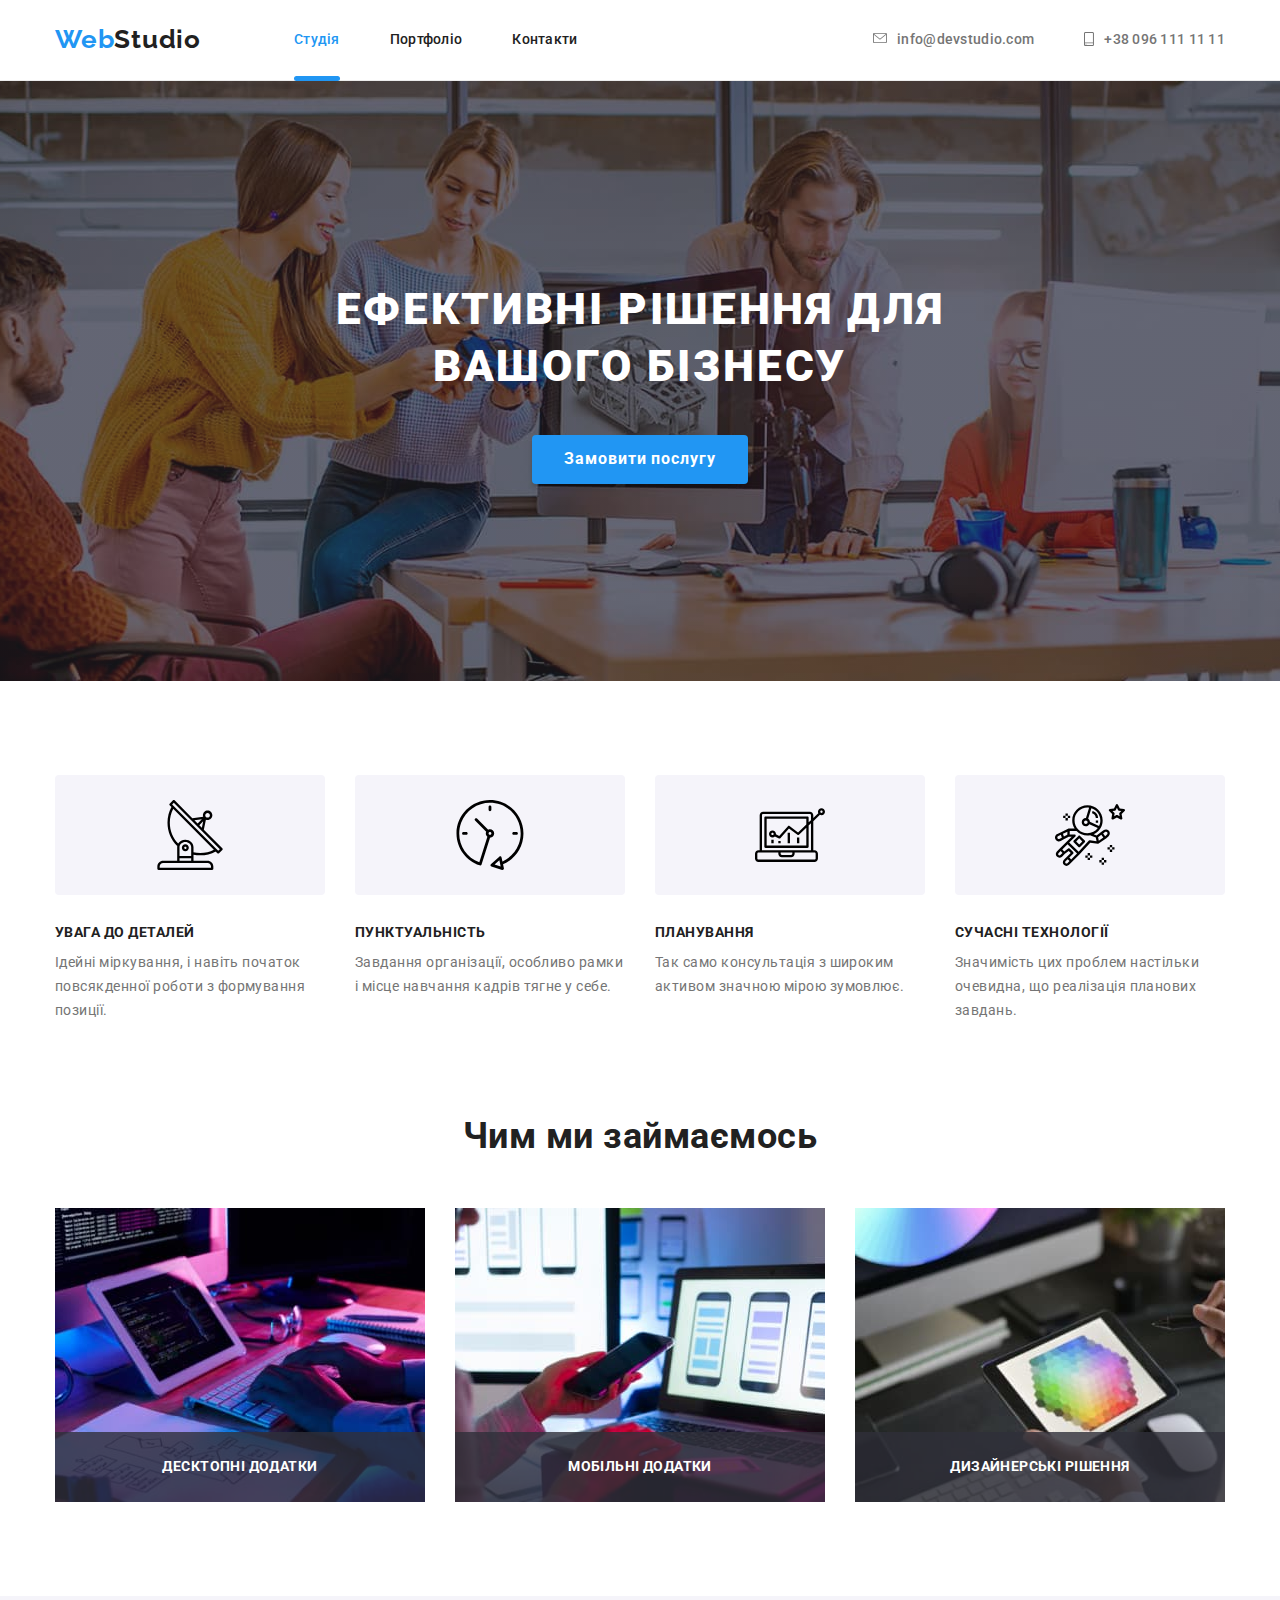
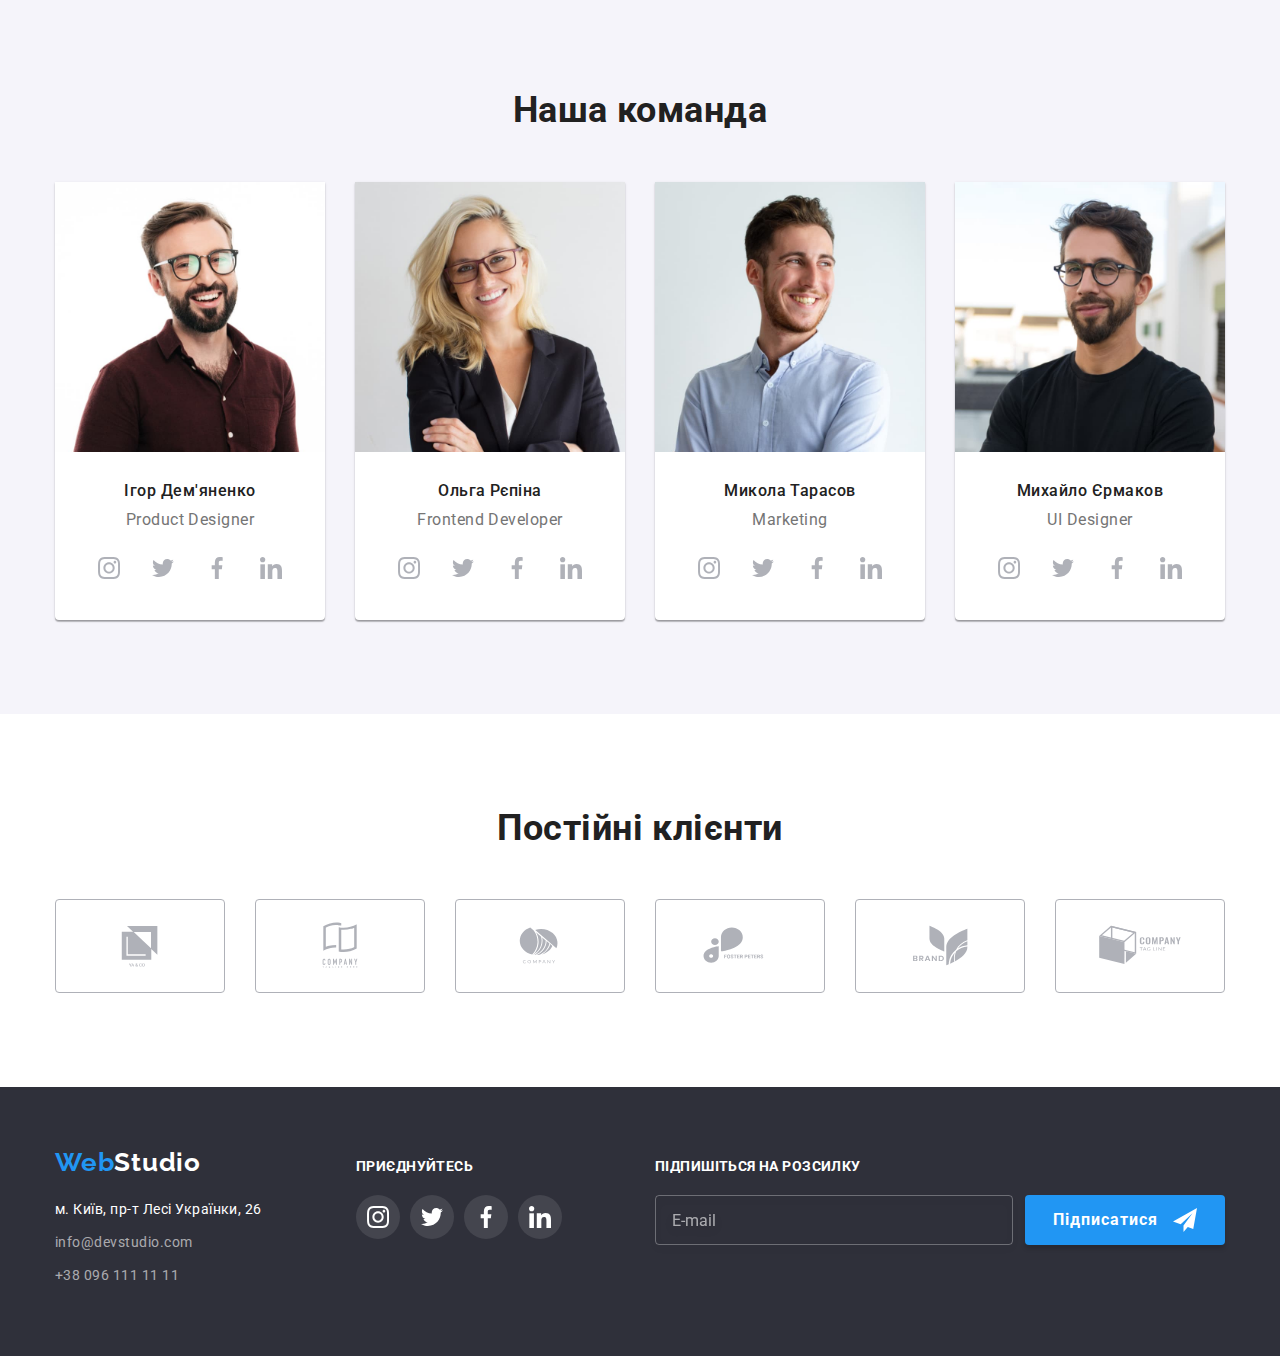
<file: index.html>
<!DOCTYPE html>
<html lang="uk">

<head>
    <meta charset="UTF-8">
    <meta http-equiv="X-UA-Compatible" content="IE=edge">
    <meta name="viewport" content="width=device-width, initial-scale=1.0">
    <title>Document</title>
    <link rel="stylesheet" href="https://fonts.googleapis.com/css2?family=Raleway:wght@700&family=Roboto:wght@400;500;700;900&display=swap">
    <link rel="stylesheet" href="https://cdnjs.cloudflare.com/ajax/libs/modern-normalize/1.1.0/modern-normalize.min.css">
    <link rel="stylesheet" href="./css/main.min.css">  
</head>

<body>
    <!-- Шапка -->
    <header class="header">
        <div class="container">
            <nav class="header__nav">
                <a href="./index.html" class="logo"><span class="logo logo--blue">Web</span>Studio</a>
                <button type="button" class="mobile-menu-btn" data-menu-button>
                    <svg 
                    aria-label="Переключатель мобильного меню"
                    aria-controls="menu-container"
                    aria-expanded="false" width="40" height="40">
                        <use href="./images/symbol-defs.svg#menu40px" class="mobile-menu-btn__icon-menu"></use>
                        <use href="./images/symbol-defs.svg#close40px" class="mobile-menu-btn__icon-cross"></use>
                    </svg>
                </button>
                <div class="mobile-menu__container" id="menu-container" data-menu>
                    <ul class="nav">
                        <li class="nav__item"><a href="./index.html" class="nav__link nav__link--current">Студія</a></li>
                        <li class="nav__item"><a href="./portfolio.html" class="nav__link">Портфоліо</a></li>
                        <li class="nav__item"><a href="" class="nav__link">Контакти</a></li>
                    </ul>
                    <ul class="contacts">
                        <li class="contacts__item">
                            <a href="mailto:info@devstudio.com" class="contacts__link contacts__link--email">
                                <svg width="14" height="12" class="contacts__icon">
                                    <use href="./images/symbol-defs.svg#envelope"></use>
                                </svg>
                                <span>info@devstudio.com</span>
                            </a>
                        </li>
                        <li class="contacts__item contacts__item--first">
                            <a href="tel:+380961111111" class="contacts__link contacts__link--blue">
                                <svg width="10" height="14" class="contacts__icon">
                                    <use href="./images/symbol-defs.svg#smartphone"></use>
                                </svg>
                                <span>+38 096 111 11 11</span>
                            </a>
                        </li>
                    </ul>
                    <ul class="mobile-menu__socials">
                        <li class="mobile-menu__item">
                            <a class="mobile-menu__link">Instagram</a>
                        </li>
                        <li class="mobile-menu__item">
                            <a class="mobile-menu__link">Twitter</a>
                        </li>
                        <li class="mobile-menu__item">
                            <a class="mobile-menu__link">Facebook</a>
                        </li>
                        <li class="mobile-menu__item">
                            <a class="mobile-menu__link">LinkedIn</a>
                        </li class="mobile-menu__link">
                    </ul>
                </div>
            </nav>
        </div>
    </header>
    <main>
        <!-- Головний заголовок-->
        <section class="hero__section">
            <div class="hero__overlay">
                <h1 class="hero__title">Ефективні рішення для вашого бізнесу</h1>
                <button type="button" class="hero__button" data-modal-open>Замовити послугу</button>
            </div>
        </section>
        <!-- Наші переваги-->
        <section class="section">
            <div class="container">
                <h2 class="hidden-title">Наші переваги</h2>
                <ul class="advantages">
                    <li class="advantages__item">
                        <div class="advantages__box">
                            <svg width="70" height="70">
                                <use href="./images/symbol-defs.svg#icon-details"></use>
                            </svg>
                        </div>
                        <h3 class="advantages__title">Увага до деталей</h3>
                        <p class="advantages__text">Ідейні міркування, і навіть початок повсякденної роботи з формування позиції.</p>
                    </li>
                    <li class="advantages__item">
                        <div class="advantages__box">
                            <svg width="70" height="70">
                                <use href="./images/symbol-defs.svg#icon-punct"></use>
                            </svg>
                        </div>
                        <h3 class="advantages__title">Пунктуальність</h3>
                        <p class="advantages__text">Завдання організації, особливо рамки і місце навчання кадрів тягне у себе.</p>
                    </li>
                    <li class="advantages__item">
                        <div class="advantages__box">
                            <svg width="70" height="70">
                                <use href="./images/symbol-defs.svg#icon-plan"></use>
                            </svg>
                        </div>
                        <h3 class="advantages__title">Планування</h3>
                        <p class="advantages__text">Так само консультація з широким активом значною мірою зумовлює.</p>
                    </li>
                    <li class="advantages__item">
                        <div class="advantages__box">
                            <svg width="70" height="70">
                                <use href="./images/symbol-defs.svg#icon-tech"></use>
                            </svg>
                        </div>
                        <h3 class="advantages__title">Сучасні технології</h3>
                        <p class="advantages__text">Значимість цих проблем настільки очевидна, що реалізація планових завдань.</p>
                    </li>
                </ul>
            </div>
        </section>
        <section class="activity__section activity">
            <div class="container">
                <h2 class="section__title">Чим ми займаємось</h2>
                <ul class="activity__list">
                    <li class="activity__item">
                        <div class="activity__thumb">
                            <img src="images/img1.jpg" alt="Програми для ПК" width="370" height="294">
                        </div>
                        <div class="activity__box">
                            <p class="activity__text">
                                Десктопні додатки
                            </p>
                        </div>  
                    </li>
                    <li class="activity__item">
                        <div class="activity__thumb">
                            <img src="images/img2.jpg" class="activity__img" alt="Додатки для смартфонів" width="370" height="294">
                        </div>
                        <div class="activity__box">
                        <p class="activity__text">
                            Мобільні додатки
                        </p>
                        </div>
                    </li>
                    <li class="activity__item">
                        <div class="activity__thumb">
                            <img src="images/img3.jpg" alt="Дизайнерські рішення" width="370" height="294">
                        </div>
                        <div class="activity__box">
                            <p class="activity__text">
                                Дизайнерські рішення
                            </p>
                        </div>
                    </li>
                </ul>
            </div>
        </section>
        <!-- Наша команда-->
        <section class="team__section">
            <div class="container">
                <h2 class="section__title">Наша команда</h2>
                <ul class="team">
                    <li class="team__item">
                        <div class="team__thumb">
                            <img 
                            srcset="images/member1-270.jpg 270w, images/member1-270@2x.jpg 540w, 
                            images/member1-450.jpg 450w, images/member1-450@2x.jpg 900w
                            images/member1-354.jpg 354w, images/member1-354@2x.jpg 708w"
                            src="images/member1-450.jpg" alt="Ігор Дем'яненко" class="team__image"
                            sizes="(min-width: 768px) 50vw, (min-width: 1200px) 25vw, 100vw">
                        </div>
                        <div class="team__box">
                            <h3 class="team__title">Ігор Дем'яненко</h3>
                            <p class="team__position" lang="en">Product Designer</p>
                            <ul class="team__icon-list">
                                <li class="team__icon-item">
                                    <a class="team__link" href="">
                                        <svg width="22" height="22">
                                            <use href="./images/symbol-defs.svg#icon-instagram-1"></use>
                                        </svg>
                                    </a></li>
                                <li class="team__icon-item">
                                    <a class="team__link" href="">
                                        <svg width="22" height="22">
                                            <use href="./images/symbol-defs.svg#icon-twitter-1"></use>
                                        </svg>
                                    </a></li>
                                <li class="team__icon-item">
                                    <a class="team__link" href="">
                                        <svg width="22" height="22">
                                            <use href="./images/symbol-defs.svg#icon-facebook-1"></use>
                                        </svg>
                                    </a>
                                </li>
                                <li class="team__icon-item">
                                    <a class="team__link" href="">
                                        <svg width="22" height="22">
                                            <use href="./images/symbol-defs.svg#icon-linkedin-1"></use>
                                        </svg>
                                    </a>
                                </li>
                            </ul>
                        </div>
                    
                    </li>
                    <li class="team__item">
                        <div class="team__thumb">
                            <img 
                            srcset="images/member2-270.jpg 270w, images/member2-270@2x.jpg 540w, 
                            images/member2-450.jpg 450w, images/member2-450@2x.jpg 900w
                            images/member2-354.jpg 354w, images/member2-354@2x.jpg 708w"
                            src="images/member2-450.jpg" alt="Ігор Дем'яненко" class="team__image"
                            sizes="(min-width: 768px) 50vw, (min-width: 1200px) 25vw, 100vw">
                        </div>
                        <div class="team__box">
                            <h3 class="team__title">Ольга Рєпіна</h3>
                            <p class="team__position" lang="en">Frontend Developer</p>
                            <ul class="team__icon-list">
                                <li class="team__icon-item">
                                    <a class="team__link" href="">
                                        <svg width="22" height="22">
                                            <use href="./images/symbol-defs.svg#icon-instagram-1"></use>
                                        </svg>
                                    </a>
                                </li>
                                <li class="team__icon-item">
                                    <a class="team__link" href="">
                                        <svg width="22" height="22">
                                            <use href="./images/symbol-defs.svg#icon-twitter-1"></use>
                                        </svg>
                                    </a>
                                </li>
                                <li class="team__icon-item">
                                    <a class="team__link" href="">
                                        <svg width="22" height="22">
                                            <use href="./images/symbol-defs.svg#icon-facebook-1"></use>
                                        </svg>
                                    </a>
                                </li>
                                <li class="team__icon-item">
                                    <a class="team__link" href="">
                                        <svg width="22" height="22">
                                            <use href="./images/symbol-defs.svg#icon-linkedin-1"></use>
                                        </svg>
                                    </a>
                                </li>
                            </ul>
                        </div>
                    </li>
                    <li class="team__item">
                        <div class="team__thumb">
                            <img 
                            srcset="images/member3-270.jpg 270w, images/member3-270@2x.jpg 540w, 
                            images/member3-450.jpg 450w, images/member3-450@2x.jpg 900w
                            images/member3-354.jpg 354w, images/member3-354@2x.jpg 708w"
                            src="images/member3-450.jpg" alt="Ігор Дем'яненко" class="team__image"
                            sizes="(min-width: 768px) 50vw, (min-width: 1200px) 25vw, 100vw">
                        </div>
                        <div class="team__box">
                            <h3 class="team__title">Микола Тарасов</h3>
                            <p class="team__position" lang="en">Marketing</p>
                            <ul class="team__icon-list">
                                <li class="team__icon-item">
                                    <a class="team__link" href="">
                                        <svg width="22" height="22">
                                            <use href="./images/symbol-defs.svg#icon-instagram-1"></use>
                                        </svg>
                                    </a>
                                </li>
                                <li class="team__icon-item">
                                    <a class="team__link" href="">
                                        <svg width="22" height="22">
                                            <use href="./images/symbol-defs.svg#icon-twitter-1"></use>
                                        </svg>
                                    </a>
                                </li>
                                <li class="team__icon-item">
                                    <a class="team__link" href="">
                                        <svg width="22" height="22">
                                            <use href="./images/symbol-defs.svg#icon-facebook-1"></use>
                                        </svg>
                                    </a>
                                </li>
                                <li class="team__icon-item">
                                    <a class="team__link" href="">
                                        <svg width="22" height="22">
                                            <use href="./images/symbol-defs.svg#icon-linkedin-1"></use>
                                        </svg>
                                    </a>
                                </li>
                            </ul>
                        </div>
                    </li>
                    <li class="team__item">
                        <div class="team__thumb">
                            <img 
                            srcset="images/member4-270.jpg 270w, images/member4-270@2x.jpg 540w, 
                            images/member4-450.jpg 450w, images/member4-450@2x.jpg 900w
                            images/member4-354.jpg 354w, images/member4-354@2x.jpg 708w"
                            src="images/member4-450.jpg" alt="Ігор Дем'яненко" class="team__image"
                            sizes="(min-width: 768px) 50vw, (min-width: 1200px) 25vw, 100vw">
                        </div>
                        <div class="team__box">
                            <h3 class="team__title">Михайло Єрмаков</h3>
                            <p class="team__position" lang="en">UI Designer</p>
                            <ul class="team__icon-list">
                                <li class="team__icon-item">
                                    <a class="team__link" href="">
                                        <svg width="22" height="22">
                                            <use href="./images/symbol-defs.svg#icon-instagram-1"></use>
                                        </svg>
                                    </a>
                                </li>
                                <li class="team__icon-item">
                                    <a class="team__link" href="">
                                        <svg width="22" height="22">
                                            <use href="./images/symbol-defs.svg#icon-twitter-1"></use>
                                        </svg>
                                    </a>
                                </li>
                                <li class="team__icon-item">
                                    <a class="team__link" href="">
                                        <svg width="22" height="22">
                                            <use href="./images/symbol-defs.svg#icon-facebook-1"></use>
                                        </svg>
                                    </a>
                                </li>
                                <li class="team__icon-item">
                                    <a class="team__link" href="">
                                        <svg width="22" height="22">
                                            <use href="./images/symbol-defs.svg#icon-linkedin-1"></use>
                                        </svg>
                                    </a>
                                </li>
                            </ul>
                        </div>
                    </li>
                </ul>
            </div>
        </section>
        <!--Наші партнери-->
        <section class="section">
            <div class="partners__container">
                <h2 class="section__title">Постійні клієнти</h2>
                <ul class="partners">
                    <li class="partners__item"> 
                        <a href="" class="partners__link">
                        <svg class="partners__icon" width="106">
                            <use href="./images/symbol-defs.svg#icon-company-1"></use>
                        </svg>
                    </a> 
                    </li>
                    <li class="partners__item">
                        <a href="" class="partners__link">
                            <svg class="partners__icon" width="106">
                                <use href="./images/symbol-defs.svg#icon-company-2"></use>
                            </svg>
                        </a>
                    </li>
                    <li class="partners__item">
                        <a href="" class="partners__link">
                            <svg class="partners__icon">
                                <use href="./images/symbol-defs.svg#icon-company-3"></use>
                            </svg>
                        </a>
                    </li>
                    <li class="partners__item">
                        <a href="" class="partners__link">
                            <svg class="partners__icon">
                                <use href="./images/symbol-defs.svg#icon-company-4-hover"></use>
                            </svg>
                        </a>
                    </li>
                    <li class="partners__item">
                        <a href="" class="partners__link">
                            <svg class="partners__icon">
                                <use href="./images/symbol-defs.svg#icon-company-5"></use>
                            </svg></a>
                    </li>
                    <li class="partners__item">
                        <a href="" class="partners__link">
                            <svg class="partners__icon">
                                <use href="./images/symbol-defs.svg#icon-company-6"></use>
                            </svg></a>
                    </li>
                </ul>
            </div>
        </section>
    </main>
    <!-- Footer-->
    <footer class="footer">
        <div class="footer__container">
            <div class="info__box">
                <a href="./index.html" class="logo logo--light"><span class="logo logo--blue">Web</span>Studio</a>
                <address>
                    <ul class="info">
                        <li class="info__item">
                            м. Київ, пр-т Лесі Українки, 26</li>
                        <li class="info__item">
                            <a href="mailto:info@devstudio.com" class="info__link">info@devstudio.com</a></li>
                        <li class="info__item">
                            <a href="tel:+380961111111" class="info__link">+38 096 111 11 11</a></li>
                    </ul>
                </address>
            </div>
            <div class="socials__box">
                <h3 class="socials__title">Приєднуйтесь</h3>
                <ul class="socials">
                    <li>
                        <a href="" class="socials__link">
                            <svg class="socials__icon">
                                <use href="./images/symbol-defs.svg#icon-instagram-2"></use>
                            </svg>

                        </a>
                    </li>
                    <li>
                        <a href="" class="socials__link">
                            <svg class="socials__icon">
                                <use href="./images/symbol-defs.svg#icon-twitter-2"></use>
                            </svg>
                        </a></li>
                    <li>
                        <a href="" class="socials__link">
                            <svg class="socials__icon">
                                <use href="./images/symbol-defs.svg#icon-facebook-2"></use>
                            </svg>
                        </a></li>
                    <li>
                        <a href="" class="socials__link">
                            <svg class="socials__icon">
                                <use href="./images/symbol-defs.svg#icon-linkedin-2"></use>
                            </svg>
                        </a></li>
                </ul>
            </div>
            <div class="subscription__box">
                <form class="subscription__form">
                    <div class="subscription__form-field">
                        <label for="email" class="subscription__label">
                            Підпишіться на розсилку
                        </label>
                        <input type="email" name="email" id="email" placeholder="E-mail" class="subscription__input">
                    </div>
                    <button type="submit" class="subscription__btn">Підписатися
                        <svg class="subscription__icon">
                            <use href="./images/symbol-defs.svg#icon-send"></use>
                        </svg>
                    </button>
                </form>
            </div>
        </div>
    </footer>
    <div class="modal__backdrop is-hidden" data-modal>
        <div class="modal">
            <button class="modal__btn-close" data-modal-close> 
                <svg class="close-icon" width="18" height="18">
                    <use href="./images/symbol-defs.svg#icon-close"></use>
                </svg>
            </button>
            <form class="form">
                <div role="group" class="form__group" aria-labelledby="contact-details-head">
                    <p id="contact-details-head" class="form__title">Залиште свої дані, ми вам передзвонимо</p> 
                    <ul class="form__list group-list">
                        <li class="form__item">
                            <label for="name" class="form__label">Ім'я
                            </label>
                            <input type="text" name="name" id="name" class="form__input" required>
                            <svg class="form__icon">
                                <use href="./images/symbol-defs.svg#icon-person"></use>
                            </svg>
                        </li>
                        <li class="form__item">
                            <label for="tel" class="form__label">Телефон
                            </label>
                            <input type="tel" name="tel" id="tel" class="form__input" required>
                            <svg class="form__icon">
                                <use href="./images/symbol-defs.svg#icon-phone"></use>
                            </svg>
                        </li>
                        <li class="form__item">
                            <label for="email" class="form__label">Пошта
                            </label>
                            <input type="email" name="email" id="email" class="form__input" required>
                            <svg class="form__icon">
                                <use href="./images/symbol-defs.svg#icon-email"></use>
                            </svg>
                        </li>
                        <li class="form__item">
                            <label for="textarea" class="form__label">Коментар
                            </label>
                            <textarea type="textarea" name="comment" rows="5" placeholder="Введіть текст" class="form__input form__textarea"></textarea>
                        </li>
                        <li class="form__checkbox">
                            <label class="form__checkbox-label"> 
                                <span class="form__checkbox-title">Погоджуюся з розсилкою та приймаю&ensp;</span>  
                                <a href="" class="form__policy">Умови договору</a>
                                <input type="checkbox" name="policy" class="form__checkbox-input">
                                <span class="form__checkbox-icon"></span>
                            </label>
                        </li>
                    </ul>
                    <button type="submit" class="form__btn-submit">Відправити</button>
                </div>
            </form>
        </div>
    </div>
    <script src="./js/modal.js"></script>
    <script src="./js/menu.js"></script>
</body>
</html>
</file>
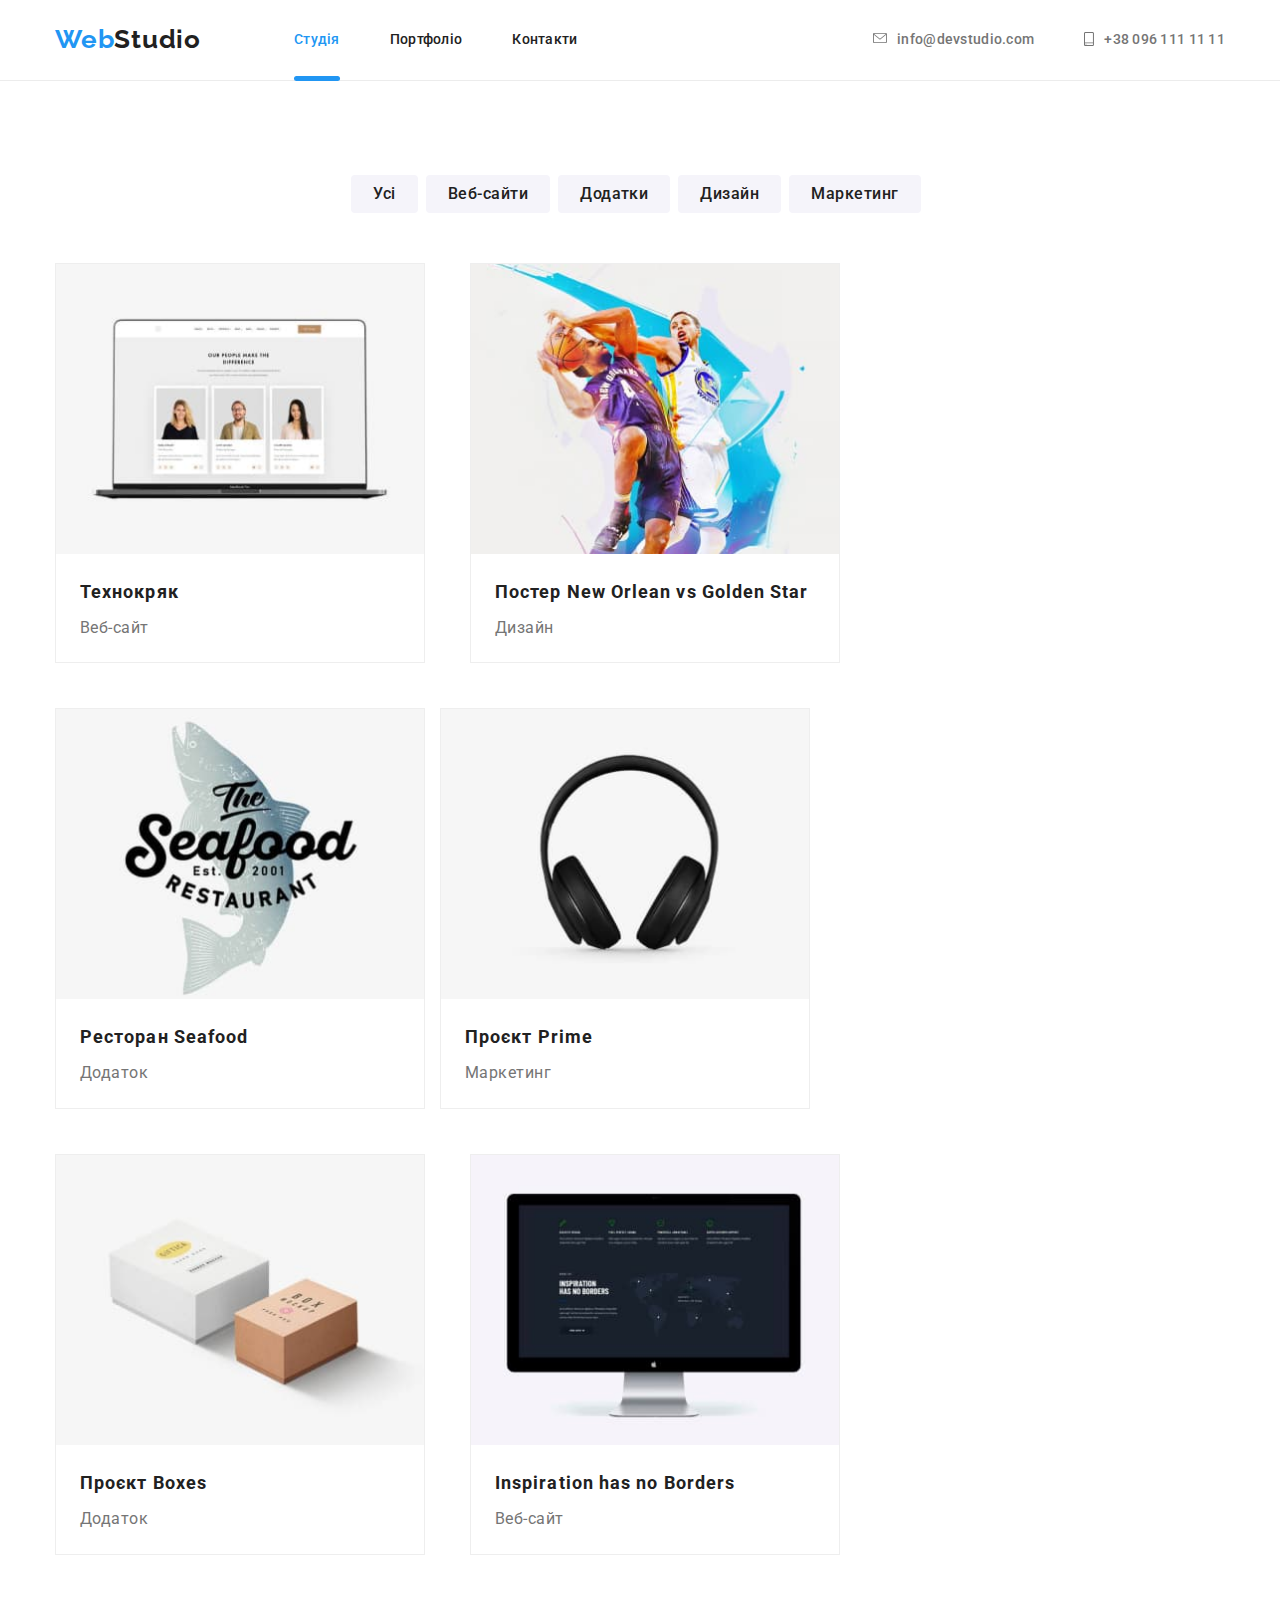
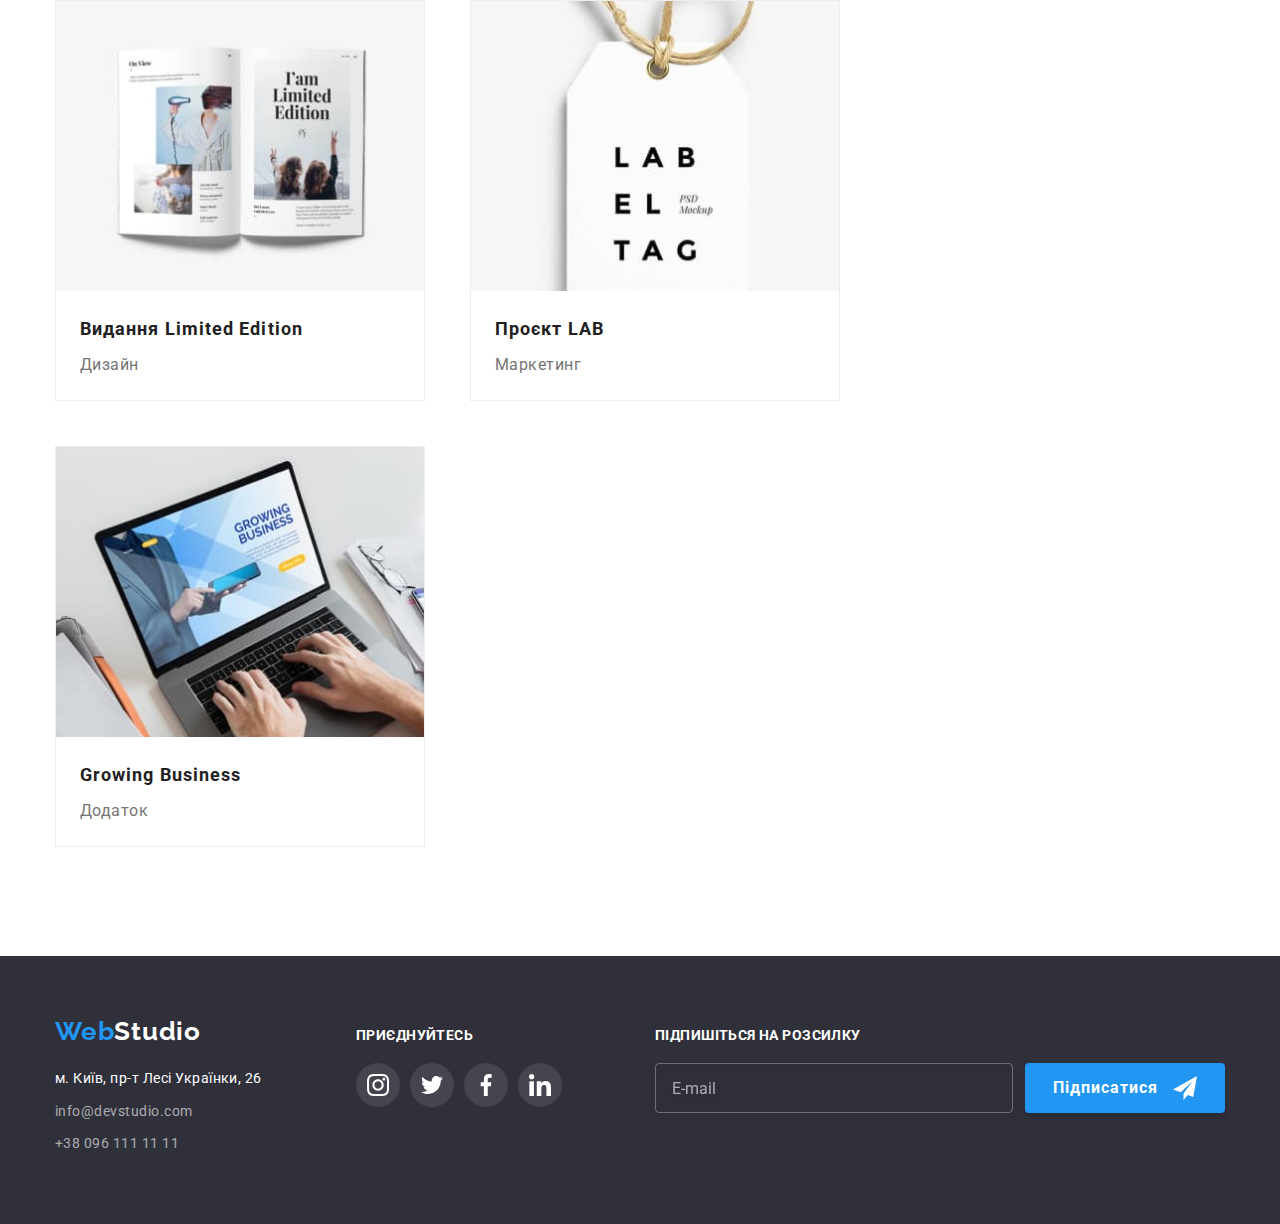
<file: portfolio.html>
<!DOCTYPE html>
<html lang="en">
<head>
    <meta charset="UTF-8">
    <meta http-equiv="X-UA-Compatible" content="IE=edge">
    <meta name="viewport" content="width=device-width, initial-scale=1.0">
    <title>Document</title>
    <link href="https://fonts.googleapis.com/css2?family=Raleway:wght@700&family=Roboto:wght@400;500;700;900&display=swap" rel="stylesheet">
    <link rel="stylesheet" href="https://cdnjs.cloudflare.com/ajax/libs/modern-normalize/1.1.0/modern-normalize.min.css">
    <link rel="stylesheet" href="./css/main.min.css">
</head>
<body>
    <header class="header">
        <div class="container">
            <nav class="header__nav">
                <a href="./index.html" class="logo"><span class="logo logo--blue">Web</span>Studio</a>
                <button type="button" class="mobile-menu-btn is-open" data-menu-button>
                    <svg 
                    aria-label="Переключатель мобильного меню"
                    aria-controls="menu-container"
                    aria-expanded="false" width="40" height="40">
                        <use href="./images/symbol-defs.svg#menu40px" class="mobile-menu-btn__icon-menu"></use>
                        <use href="./images/symbol-defs.svg#close40px" class="mobile-menu-btn__icon-cross"></use>
                    </svg>
                </button>
                <div class="mobile-menu__container" id="menu-container" data-menu>
                    <ul class="nav">
                        <li class="nav__item"><a href="./index.html" class="nav__link nav__link--current">Студія</a></li>
                        <li class="nav__item"><a href="./portfolio.html" class="nav__link">Портфоліо</a></li>
                        <li class="nav__item"><a href="" class="nav__link">Контакти</a></li>
                    </ul>
                    <ul class="contacts">
                        <li class="contacts__item">
                            <a href="mailto:info@devstudio.com" class="contacts__link contacts__link--email">
                                <svg width="14" height="12" class="contacts__icon">
                                    <use href="./images/symbol-defs.svg#envelope"></use>
                                </svg>
                                <span>info@devstudio.com</span>
                            </a>
                        </li>
                        <li class="contacts__item contacts__item--first">
                            <a href="tel:+380961111111" class="contacts__link contacts__link--blue">
                                <svg width="10" height="14" class="contacts__icon">
                                    <use href="./images/symbol-defs.svg#smartphone"></use>
                                </svg>
                                <span>+38 096 111 11 11</span>
                            </a>
                        </li>
                    </ul>
                    <ul class="mobile-menu__socials">
                        <li class="mobile-menu__item">
                            <a class="mobile-menu__link">Instagram</a>
                        </li>
                        <li class="mobile-menu__item">
                            <a class="mobile-menu__link">Twitter</a>
                        </li>
                        <li class="mobile-menu__item">
                            <a class="mobile-menu__link">Facebook</a>
                        </li>
                        <li class="mobile-menu__item">
                            <a class="mobile-menu__link">LinkedIn</a>
                        </li class="mobile-menu__link">
                    </ul>
                </div>
            </nav>
        </div>
    </header>
    <main>
        <!--Приклади робіт-->
        <section class="section">
            <div class="container">
                <h1 class="hidden-title">Приклади робіт</h1>
                <!--Конопки\фільтр-->
                <ul class="buttons">
                    <li class="buttons__item"> 
                        <button class="buttons__btn" type="button">Усі</button></li>
                    <li class="buttons__item"> 
                        <button class="buttons__btn" type="button">Веб-сайти</button></li>
                    <li class="buttons__item"> 
                        <button class="buttons__btn" type="button">Додатки</button></li>
                    <li class="buttons__item"> 
                        <button class="buttons__btn" type="button">Дизайн</button></li>
                    <li class="buttons__item"> 
                        <button class="buttons__btn" type="button">Маркетинг</button></li>
                </ul>
                <ul class="examples">
                    <li class="examples__item">
                        <div class="examples__overlay-box examples__thumb">
                            <div class="examples__overlay">
                                <p class="examples__text">Ресурс пропонує комплексні пропозиції з різним рівнем функціоналу та сервісів. Все це дозволить відвідувачу
                                    отримати
                                    вичерпні відомості про компанію чи приватну особу.</p>
                            </div>
                            <img src="./images/img8.jpg" alt="Portfolio example" class="examples__img">
                        </div>
                        <div class="examples__meta">
                            <h2 class="examples__name">Технокряк</h2>
                            <p class="examples__description">Веб-сайт</p>
                        </div>
                    </li>
                    <li class="examples__item">
                        <div class="examples__overlay-box examples__thumb">
                            <div class="examples__overlay">
                                <p class="examples__text">Ресурс пропонує комплексні пропозиції з різним рівнем функціоналу та сервісів. Все це
                                    дозволить відвідувачу
                                    отримати вичерпні відомості про компанію чи приватну особу.</p>
                            </div>
                            <img src="./images/img9.jpg" alt="Portfolio example" class="examples__img">
                        </div>
                        <div class="examples__meta">
                            <h2 class="examples__name">Постер <span lang="en">New Orlean vs Golden Star</span></h2>
                            <p class="examples__description">Дизайн</p>
                        </div>
                    </li>
                    <li class="examples__item">
                        <div class="examples__overlay-box examples__thumb">
                            <div class="examples__overlay">
                                <p class="examples__text">Ресурс пропонує комплексні пропозиції з різним рівнем функціоналу та сервісів. Все це
                                    дозволить відвідувачу
                                    отримати вичерпні відомості про компанію чи приватну особу.</p>
                            </div>
                            <img src="./images/img10.jpg" alt="Portfolio example" class="examples__img">
                        </div>
                        <div class="examples__meta">
                            <h2 class="examples__name">Ресторан <span lang="en">Seafood</span></h2>
                            <p class="examples__description">Додаток</p>
                        </div>
                        
                    </li>
                    <li class="examples__item">
                        <div class="examples__overlay-box examples__thumb">
                            <div class="examples__overlay">
                                <p class="examples__text">Ресурс пропонує комплексні пропозиції з різним рівнем функціоналу та сервісів. Все це
                                    дозволить відвідувачу
                                    отримати вичерпні відомості про компанію чи приватну особу.</p>
                            </div>
                            <img src="./images/img11.jpg" alt="Portfolio example" class="examples__img">
                        </div>
                        <div class="examples__meta">
                            <h2 class="examples__name">Проєкт <span lang="en">Prime</span></h2>
                            <p class="examples__description">Маркетинг</p>
                        </div>
                        
                    </li>
                    <li class="examples__item">
                        <div class="examples__overlay-box examples__thumb">
                            <div class="examples__overlay">
                                <p class="examples__text">Ресурс пропонує комплексні пропозиції з різним рівнем функціоналу та сервісів. Все це
                                    дозволить відвідувачу
                                    отримати вичерпні відомості про компанію чи приватну особу.</p>
                            </div>
                            <img src="./images/img12.jpg" alt="Portfolio example" class="examples__img">
                        </div>
                        <div class="examples__meta">
                            <h2 class="examples__name">Проєкт <span lang="en"></span>Boxes</h2>
                            <p class="examples__description">Додаток</p>
                        </div>
                    
                    </li>
                    <li class="examples__item">
                        <div class="examples__overlay-box examples__thumb">
                            <div class="examples__overlay">
                                <p class="examples__text">Ресурс пропонує комплексні пропозиції з різним рівнем функціоналу та сервісів. Все це
                                    дозволить відвідувачу
                                    отримати вичерпні відомості про компанію чи приватну особу.</p>
                            </div>
                            <img src="./images/img13.jpg" alt="Portfolio example" class="examples__img">
                        </div>
                        <div class="examples__meta">
                            <h2 class="examples__name" lang="en">Inspiration has no Borders</h2>
                            <p class="examples__description">Веб-сайт</p>
                        </div>
                    </li>
                    <li class="examples__item">
                        <div class="examples__overlay-box examples__thumb">
                            <div class="examples__overlay">
                                <p class="examples__text">Ресурс пропонує комплексні пропозиції з різним рівнем функціоналу та сервісів. Все це
                                    дозволить відвідувачу
                                    отримати вичерпні відомості про компанію чи приватну особу.</p>
                            </div>
                            <img src="./images/img14.jpg" alt="Portfolio example" class="examples__img">
                        </div>
                        <div class="examples__meta">
                            <h2 class="examples__name">Видання <span lang="en">Limited Edition</span></h2>
                            <p class="examples__description">Дизайн</p>
                        </div>
                    </li>
                    <li class="examples__item">
                        <div class="examples__overlay-box examples__thumb">
                            <div class="examples__overlay">
                                <p class="examples__text">Ресурс пропонує комплексні пропозиції з різним рівнем функціоналу та сервісів. Все це
                                    дозволить відвідувачу
                                    отримати вичерпні відомості про компанію чи приватну особу.</p>
                            </div>
                            <img src="./images/img15.jpg" alt="Portfolio example" class="examples__img">
                        </div>
                        <div class="examples__meta">
                            <h2 class="examples__name">Проєкт <abbr lang="en">LAB</abbr></h2>
                            <p class="examples__description">Маркетинг</p>
                        </div>
                    </li>
                    <li class="examples__item">
                        <div class="examples__overlay-box examples__thumb">
                            <div class="examples__overlay">
                                <p class="examples__text">Ресурс пропонує комплексні пропозиції з різним рівнем функціоналу та сервісів. Все це
                                    дозволить відвідувачу
                                    отримати вичерпні відомості про компанію чи приватну особу.</p>
                            </div>
                            <img src="./images/img16.jpg" alt="Portfolio example" class="examples__img">
                            
                        </div>
                        <div class="examples__meta">
                            <h2 class="examples__name" lang="en">Growing Business</h2>
                            <p class="examples__description">Додаток</p>
                        </div>
                    </li>
                </ul>
            </div>
        </section>
    </main>
    <!--Footer-->
    <footer class="footer">
        <div class="footer__container">
            <div class="info__box">
                <a href="./index.html" class="logo logo--light"><span class="logo logo--blue">Web</span>Studio</a>
                <address>
                    <ul class="info">
                        <li class="info__item">
                            м. Київ, пр-т Лесі Українки, 26</li>
                        <li class="info__item">
                            <a href="mailto:info@devstudio.com" class="info__link">info@devstudio.com</a>
                        </li>
                        <li class="info__item">
                            <a href="tel:+380961111111" class="info__link">+38 096 111 11 11</a>
                        </li>
                    </ul>
                </address>
            </div>
            <div class="socials__box">
                <h3 class="socials__title">Приєднуйтесь</h3>
                <ul class="socials">
                    <li>
                        <a href="" class="socials__link">
                            <svg class="socials__icon">
                                <use href="./images/symbol-defs.svg#icon-instagram-2"></use>
                            </svg>
    
                        </a>
                    </li>
                    <li>
                        <a href="" class="socials__link">
                            <svg class="socials__icon">
                                <use href="./images/symbol-defs.svg#icon-twitter-2"></use>
                            </svg>
                        </a>
                    </li>
                    <li>
                        <a href="" class="socials__link">
                            <svg class="socials__icon">
                                <use href="./images/symbol-defs.svg#icon-facebook-2"></use>
                            </svg>
                        </a>
                    </li>
                    <li>
                        <a href="" class="socials__link">
                            <svg class="socials__icon">
                                <use href="./images/symbol-defs.svg#icon-linkedin-2"></use>
                            </svg>
                        </a>
                    </li>
                </ul>
            </div>
            <div class="subscription__box">
                <form class="subscription__form">
                    <div class="subscription__form-field">
                        <label for="email" class="subscription__label">
                            Підпишіться на розсилку
                        </label>
                        <input type="email" name="email" id="email" placeholder="E-mail" class="subscription__input">
                    </div>
                    <button type="submit" class="subscription__btn">Підписатися
                        <svg class="subscription__icon">
                            <use href="./images/symbol-defs.svg#icon-send"></use>
                        </svg>
                    </button>
                </form>
            </div>
        </div>
    </footer>
</body>
</html>
</file>
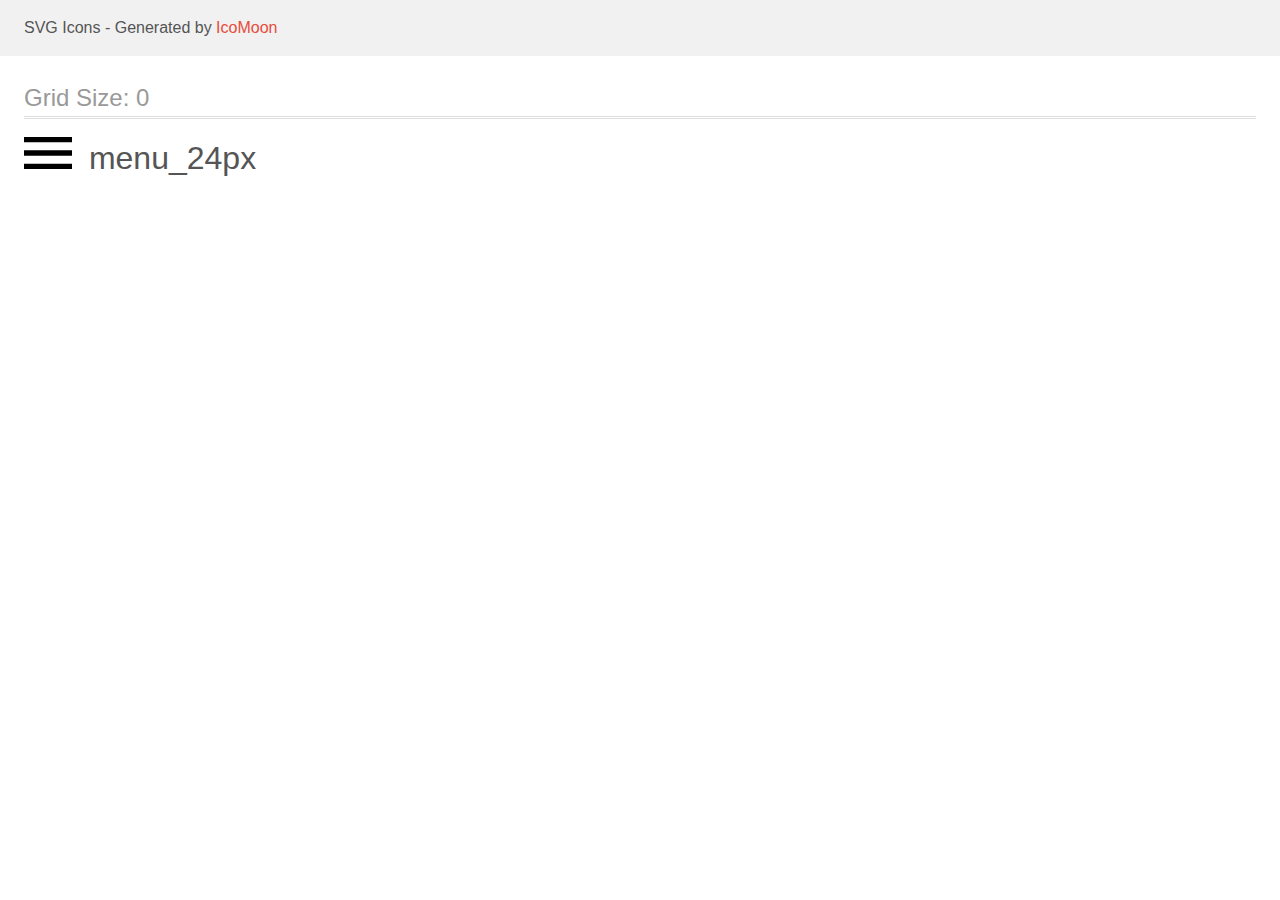
<file: icomoon/demo.html>
<!doctype html>
<html>
<head>
    <title>IcoMoon - SVG Icons</title>
    <meta charset="utf-8">
    <meta name="viewport" content="width=device-width, initial-scale=1">
    <link rel="stylesheet" href="demo-files/demo.css">
    <link rel="stylesheet" href="style.css">
</head>
<body>
<svg aria-hidden="true" style="position: absolute; width: 0; height: 0; overflow: hidden;" version="1.1" xmlns="http://www.w3.org/2000/svg" xmlns:xlink="http://www.w3.org/1999/xlink">
<defs>
<symbol id="menu_24px" viewBox="0 0 48 32">
<path d="M0 5.333v-5.333h48v5.333h-48zM0 18.667h48v-5.333h-48v5.333zM0 32h48v-5.333h-48v5.333z"></path>
</symbol>
</defs>
</svg>

<header class="bgc1 clearfix">
<div class="mhl">
    <p>SVG Icons - Generated by <a href="https://icomoon.io/app">IcoMoon</a></p>
</div>
</header>
    <div class="clearfix mhl ptl">
        <h1 class="mvm mtn fgc1">Grid Size: 0</h1>
        <div class="glyph fs1">
            <div class="clearfix pbs">
                <svg class="icon menu_24px"><use xlink:href="#menu_24px"></use></svg><span class="name"> menu_24px</span>
            </div>
        </div>
  </div>
<script defer src="svgxuse.js"></script>
</body>
</html>
</file>
<file: icomoon/demo-files/demo.css>
body {
  padding: 0;
  margin: 0;
  font-family: sans-serif;
  font-size: 1em;
  line-height: 1.5;
  color: #555;
  background: #fff;
}
h1 {
  font-size: 1.5em;
  font-weight: normal;
  box-shadow: 0 1px #ddd, 0 2px #fff, 0 3px #ddd;
}
small {
  font-size: .66666667em;
}
a {
  color: #e74c3c;
  text-decoration: none;
}
a:hover, a:focus {
  box-shadow: 0 1px #e74c3c;
}
.bshadow0, input {
  box-shadow: inset 0 -2px #e7e7e7;
}
input:hover {
  box-shadow: inset 0 -2px #ccc;
}
input, fieldset {
  font-size: 1em;
  margin: 0;
  padding: 0;
  border: 0;
}
input {
  color: inherit;
  line-height: 1.5;
  height: 1.5em;
  padding: .25em 0;
}
input:focus {
  outline: none;
  box-shadow: inset 0 -2px #449fdb;
}
.glyph {
  font-size: 16px;
  margin-right: 1.5em;
  float: left;
  width: 17em;
}
svg {
  color: #000;
}
.liga {
  width: 80%;
  width: calc(100% - 2.5em);
}
.talign-right {
  text-align: right;
}
.talign-center {
  text-align: center;
}
.bgc1 {
  background: #f1f1f1;
}
.fgc0 {
  color: #000;
}
.fgc1 {
  color: #999;
}
p {
  margin-top: 1em;
  margin-bottom: 1em;
}
.mvm {
  margin-top: .75em;
  margin-bottom: .75em;
}
.mtn {
  margin-top: 0;
}
.mtl, .mal {
  margin-top: 1.5em;
}
.mbl, .mal {
  margin-bottom: 1.5em;
}
.mal, .mhl {
  margin-left: 1.5em;
  margin-right: 1.5em;
}
.mhmm {
  margin-left: 1em;
  margin-right: 1em;
}
.ptl {
  padding-top: 1.5em;
}
.pbs, .pvs {
  padding-bottom: .25em;
}
.pvs, .pts {
  padding-top: .25em;
}
.unit {
  float: left;
}
.unitRight {
  float: right;
}
.size1of2 {
  width: 50%;
}
.size1of1 {
  width: 100%;
}
.clearfix:before, .clearfix:after {
  content: " ";
  display: table;
}
.clearfix:after {
  clear: both;
}
.hidden-true {
  display: none;
}
.textbox0 {
  width: 3em;
  background: #f1f1f1;
  padding: .25em .5em;
  line-height: 1.5;
  height: 1.5em;
}
.fs0 {
  font-size: 16px;
}
.fs1 {
  font-size: 32px;
}
.name {
  margin-left: .25em;
}
</file>
<file: icomoon/style.css>
.icon {
  display: inline-block;
  width: 1em;
  height: 1em;
  stroke-width: 0;
  stroke: currentColor;
  fill: currentColor;
}

/* ==========================================
Single-colored icons can be modified like so:
.name {
  font-size: 32px;
  color: red;
}
========================================== */

.menu_24px {
  width: 1.5em;
}
</file>
<file: css/main.min.css>
:root{--brand-color: #2196F3;--brand-black-color: #212121;--color-background: #FFF;--color-background-second: #2F303A;--color-text: #757575;--color-links: rgba(255, 255, 255, 0.6);--main-font: "Roboto", Arial, Helvetica, sans-serif;--font-logo: "Raleway", Arial, Helvetica, sans-serif;--main-letter-spacing: 0.03em;--second-letter-spacing: 0.06em;--icon-color-grey: #AFB1B8;--timing-function: cubic-bezier(0.4, 0, 0.2, 1)}.container{margin-left:auto;margin-right:auto;padding-right:15px;padding-left:15px}@media screen and (min-width: 480px){.container{width:480px}}@media screen and (min-width: 768px){.container{width:768px}}@media screen and (min-width: 1200px){.container{width:1200px}}.section{padding-bottom:60px;padding-top:60px}@media screen and (min-width: 1200px){.section{padding-bottom:94px;padding-top:94px}}.section__title{margin-top:0;margin-bottom:30px;font-weight:700;font-size:28px;line-height:1.17;text-align:center;color:var(--brand-black-color)}@media screen and (min-width: 1200px){.section__title{margin-bottom:50px;font-size:36px;line-height:1.16}}html{box-sizing:border-box}*,*::before,*::after{box-sizing:inherit}:not(svg){transform-origin:0px 0px}a{text-decoration:none}li{list-style-type:none;display:flex}body{color:var(--brand-black-color);background-color:var(--color-background);margin:0;font-family:var(--main-font);letter-spacing:var(--main-letter-spacing)}ul{margin:0;padding:0}img{display:block;max-width:100%;height:auto}.hidden-title{position:absolute;width:1px;height:1px;margin:-1px;border:0;padding:0;white-space:nowrap;clip-path:inset(100%);clip:rect(0 0 0 0);overflow:hidden}.header{border-bottom:1px solid #ececec}.header__nav{position:relative;display:flex;align-items:center;min-height:60px}.logo{color:var(--brand-black-color);text-decoration:none;font-family:var(--font-logo);font-weight:700;font-size:24px;line-height:1.2;letter-spacing:.03em}@media screen and (min-width: 1200px){.logo{font-weight:700;font-size:26px}}.logo--blue{color:var(--brand-color)}.logo--light{display:inline-block;margin-bottom:20px;color:var(--color-background)}.mobile-menu-btn{display:none;margin:0;padding:0;border:none;background-color:rgba(0,0,0,0);width:40px;height:40px;cursor:pointer;fill:#000}.mobile-menu-btn:hover{fill:var(--brand-color)}@media screen and (max-width: 767px){.mobile-menu-btn{display:inline-flex;position:absolute;top:12px;right:0;z-index:3}}.mobile-menu-btn__icon-cross{display:none}.mobile-menu-btn.is-open .mobile-menu-btn__icon-cross{position:relative;display:block;width:40px;height:40px}.mobile-menu-btn__icon-menu{width:40px;height:40px}.mobile-menu-btn.is-open .mobile-menu-btn__icon-menu{display:none}.mobile-menu__container{height:100%;background-color:var(--color-background)}.mobile-menu__container.is-open{display:flex;z-index:2}@media screen and (max-width: 767px){.mobile-menu__container{flex-direction:column;padding:48px 40px 48px 40px;display:none;position:fixed;top:0;left:0;width:100%}}@media screen and (min-width: 768px){.mobile-menu__container{display:flex;flex-direction:row;width:100%;align-items:center}}@media screen and (min-width: 1200px){.mobile-menu__container{align-items:baseline;width:100%}}.mobile-menu__socials{padding-top:64px;display:flex;justify-content:flex-start}@media screen and (min-width: 768px){.mobile-menu__socials{display:none}}.mobile-menu__item{padding:0 10px 0 10px}.mobile-menu__item:not(:last-child){border-right:1px solid rgba(33,33,33,.2)}.mobile-menu__link{font-weight:500;font-size:18px;line-height:1.22;letter-spacing:.02em;color:var(--brand-color)}.nav{display:flex}@media screen and (max-width: 767px){.nav{flex-direction:column;gap:35px}}@media screen and (min-width: 768px)and (max-width: 1199px){.nav{padding-right:94px;padding-left:88px}}@media screen and (min-width: 1200px){.nav{padding-left:93px}}@media screen and (max-width: 767px){.nav__item{width:100%;display:block}}@media screen and (min-width: 768px){.nav__item{display:inline-flex}.nav__item:not(:last-child){margin-right:50px}}.nav__link{position:relative;display:block;color:var(--brand-black-color);font-weight:500;font-size:40px;line-height:47px;text-align:left;letter-spacing:.02em;transition:color 250ms var(--timing-function)}.nav__link:hover,.nav__link:focus,.nav__link:active{color:var(--brand-color)}@media screen and (min-width: 768px){.nav__link{padding-top:32px;padding-bottom:32px;font-size:14px;line-height:1.14}}.nav__link--current{color:var(--brand-color)}@media screen and (min-width: 768px){.nav__link--current::after{position:absolute;content:"";width:100%;height:5px;display:block;left:0;bottom:-1px;background-color:var(--brand-color);border-radius:3px}}.contacts{display:flex;flex-direction:column}@media screen and (max-width: 767px){.contacts{margin-top:auto;gap:32px;justify-content:flex-start}}@media screen and (min-width: 768px){.contacts{justify-content:center;margin-left:auto}}@media screen and (min-width: 1200px){.contacts{flex-direction:row}}@media screen and (min-width: 768px)and (max-width: 1199px){.contacts__item:not(:last-child){margin-bottom:10px}}@media screen and (min-width: 1200px){.contacts__item+.contacts__item{margin-left:50px}}@media screen and (max-width: 767px){.contacts__item--first{order:-1}}.contacts__link{position:relative;display:flex;justify-content:space-between;color:var(--color-text);font-size:34px;line-height:40px;font-weight:500;letter-spacing:.02em;transition:color 250ms var(--timing-function)}@media screen and (min-width: 768px){.contacts__link{font-size:12px;line-height:1.16}}@media screen and (min-width: 1200px){.contacts__link{font-size:14px;line-height:1.14}}.contacts__link:hover,.contacts__link:focus,.contacts__link:active{color:var(--brand-color);fill:var(--brand-color)}@media screen and (max-width: 767px){.contacts__link--blue{color:var(--brand-color)}}@media screen and (max-width: 767px){.contacts__link--email{font-size:24px;line-height:28px}}.contacts__icon{display:none}@media screen and (min-width: 768px){.contacts__icon{display:block;margin-right:8px;fill:currentColor;cursor:pointer}.contacts__link:hover .contacts__icon,.contacts__link:focus .contacts__icon{color:var(--brand-color);fill:var(--brand-color)}}@media screen and (min-width: 1200px){.contacts__icon{margin-right:10px}}.hero__overlay{padding-top:118px;padding-bottom:118px;height:400px;margin-right:auto;margin-left:auto;background-image:linear-gradient(rgba(47, 48, 58, 0.4), rgba(47, 48, 58, 0.4)),url("../images/background480.jpg");background-color:#c4c4c4;background-size:cover;background-repeat:no-repeat;background-position:center}@media screen and (min-device-pixel-ratio: 2),screen and (min-resolution: 192dpi),screen and (min-resolution: 2dppx){.hero__overlay{background-image:linear-gradient(rgba(47, 48, 58, 0.4), rgba(47, 48, 58, 0.4)),url("../images/background480@2x.jpg")}}@media screen and (min-width: 489px){.hero__overlay{background-image:linear-gradient(rgba(47, 48, 58, 0.4), rgba(47, 48, 58, 0.4)),url("../images/background768.jpg")}}@media screen and (min-width: 489px)and (min-device-pixel-ratio: 2),screen and (min-width: 489px)and (min-resolution: 192dpi),screen and (min-width: 489px)and (min-resolution: 2dppx){.hero__overlay{background-image:linear-gradient(rgba(47, 48, 58, 0.4), rgba(47, 48, 58, 0.4)),url("../images/background768@2x.jpg")}}@media screen and (min-width: 769px){.hero__overlay{background-image:linear-gradient(rgba(47, 48, 58, 0.4), rgba(47, 48, 58, 0.4)),url("../images/background1200.jpg")}}@media screen and (min-width: 769px)and (min-device-pixel-ratio: 2),screen and (min-width: 769px)and (min-resolution: 192dpi),screen and (min-width: 769px)and (min-resolution: 2dppx){.hero__overlay{background-image:linear-gradient(rgba(47, 48, 58, 0.4), rgba(47, 48, 58, 0.4)),url("../images/background1200@2x.jpg")}}@media screen and (min-width: 1200px){.hero__overlay{padding-top:200px;padding-bottom:200px;max-width:1600px;height:600px}}.hero__section{height:400px;text-align:center}@media screen and (min-width: 1200px){.hero__section{height:600px}}.hero__title{margin-top:0;margin-bottom:30px;max-width:360px;text-align:center;margin-right:auto;margin-left:auto;font-weight:900;font-size:26px;line-height:1.6;letter-spacing:var(--second-letter-spacing);color:var(--color-background);text-transform:uppercase}@media screen and (min-width: 1200px){.hero__title{font-size:44px;line-height:1.3;margin-bottom:40px;max-width:696px}}.hero__button{box-shadow:0px 4px 4px rgba(0,0,0,.15);border:none;border-radius:4px;padding:10px 32px;font-family:var(--main-font);font-weight:700;font-size:16px;line-height:1.8;text-align:center;letter-spacing:var(--second-letter-spacing);color:var(--color-background);background-color:var(--brand-color);cursor:pointer}@media screen and (min-width: 768px){.advantages{display:flex;flex-wrap:wrap;margin:-15px}}.advantages__item{display:block;margin-bottom:30px}@media screen and (min-width: 768px){.advantages__item{display:inline-block;width:calc((100% - 60px)/2);margin:15px}}@media screen and (min-width: 1200px){.advantages__item{display:inline-block;width:calc((100% - 120px)/4);margin:15px}}.advantages__box{display:flex;justify-content:center;height:120px;align-items:center;margin-bottom:30px;background:#f5f4fa;border-radius:4px}.advantages__title{margin:0 0 10px 0;font-weight:700;font-size:14px;line-height:1.14;text-transform:uppercase;color:var(--brand-black-color)}@media screen and (min-width: 480px){.advantages__title{display:block;text-align:center}}@media screen and (min-width: 768px){.advantages__title{text-align:left}}.advantages__text{display:block;font-weight:400;font-size:14px;line-height:1.7;margin:0;color:var(--color-text)}@media screen and (min-width: 768px){.advantages__text{text-align:left}}@media screen and (min-width: 1200px){.advantages__text{width:270px}}@media screen and (max-width: 1199px){.activity{display:none}}.activity__section{padding-bottom:94px}.activity__list{display:flex;flex-wrap:wrap}.activity__item:not(:last-child){margin-right:30px}.activity__item{max-width:370px;position:relative}.activity__thumb{width:100%}.activity__box{position:absolute;width:100%;height:70px;background-color:rgba(47,48,58,.8);bottom:0;padding:27px 0 27px 0;text-align:center}.activity__text{font-weight:700;font-size:14px;line-height:1.14;text-align:center;letter-spacing:.03em;text-transform:uppercase;color:#fff;padding:0;margin:0}@media screen and (min-width: 768px){.team{display:flex;flex-wrap:wrap;justify-content:center;margin:-15px}}.team__section{background-color:#f5f4fa;padding-bottom:60px;padding-top:60px}@media screen and (min-width: 1200px){.team__section{padding-bottom:94px;padding-top:94px}}.team__item{display:inline-block;width:100%;background:#fff;box-shadow:0px 1px 3px rgba(0,0,0,.12),0px 1px 1px rgba(0,0,0,.14),0px 2px 1px rgba(0,0,0,.2);border-radius:0px 0px 4px 4px}@media screen and (max-width: 767px){.team__item:not(:last-child){margin-bottom:30px}}@media screen and (min-width: 768px){.team__item{width:calc((100% - 60px)/2);margin:15px}}@media screen and (min-width: 1200px){.team__item{width:270px}}.team__box{padding-top:30px;padding-bottom:30px;margin-top:0}.team__thumb{overflow:hidden;width:100%;height:460px}@media screen and (min-width: 768px){.team__thumb{height:372px}}@media screen and (min-width: 1200px){.team__thumb{height:270px}}.team__title{font-weight:500;font-size:16px;line-height:1.18;letter-spacing:.03em;text-align:center;margin:0 0 10px 0;color:var(--brand-black-color)}.team__position{font-size:16px;line-height:1.18;text-align:center;margin:0 0 16px 0;color:var(--color-text)}.team__icon-list{display:flex;padding:0;justify-content:center}@media screen and (min-width: 1200px){.team__icon-list{margin:0;width:270px}}.team__icon-item:not(:last-child){margin-right:10px}.team__link{display:flex;width:44px;height:44px;align-items:center;justify-content:center;border-radius:50%;cursor:pointer;background-color:rgba(0,0,0,0);fill:var(--icon-color-grey);transition:fill 250ms var(--timing-function),background-color 250ms var(--timing-function)}.team__link:hover,.team__link:focus{background-color:#2196f3;fill:#fff}.partners__container{margin-left:auto;margin-right:auto;padding-right:15px;padding-left:15px}@media screen and (min-width: 480px){.partners__container{width:480px}}@media screen and (min-width: 768px){.partners__container{width:768px}}@media screen and (min-width: 1200px){.partners__container{width:1200px}}.partners{display:flex;flex-wrap:wrap;margin:-15px}.partners__item{width:210px;border:1px solid #afb1b8;border-radius:4px;margin:15px;transition:border 250ms var(--timing-function)}.partners__item:hover,.partners__item:focus{border:1px solid #2196f3}@media screen and (min-width: 768px){.partners__item{width:calc((100% - 90px)/3)}}@media screen and (min-width: 1200px){.partners__item{width:calc((100% - 180px)/6)}}.partners__link{display:flex;width:100%;height:92px;align-items:center;justify-content:center;cursor:pointer;background-color:rgba(0,0,0,0);fill:var(--icon-color-grey);transition:fill 250ms var(--timing-function)}.partners__link:hover,.partners__link:focus{fill:var(--brand-color)}.partners__icon{width:106px;max-height:92px}.footer{background-color:var(--color-background-second);padding-top:60px;padding-bottom:60px}.footer__container{display:flex;flex-wrap:wrap;flex-direction:column;align-items:baseline;margin-left:auto;margin-right:auto;padding-right:15px;padding-left:15px}@media screen and (min-width: 768px){.footer__container{flex-direction:row;width:768px}}@media screen and (min-width: 1200px){.footer__container{width:1200px}}.info__box{width:100%;text-align:center;margin-bottom:60px}@media screen and (min-width: 768px){.info__box{width:231px;margin-right:auto;margin-left:76px;margin-bottom:0}}@media screen and (min-width: 1200px){.info__box{text-align:left;margin-right:70px;margin-left:0}}.info{display:block;font-style:normal;font-size:14px;line-height:1.7;color:var(--color-background)}@media screen and (min-width: 1200px){.info{width:231px}}.info__item{display:block;text-align:center;margin-bottom:8px}@media screen and (min-width: 1200px){.info__item{text-align:left}.info__item:not(:last-child){display:inline-block;margin-bottom:9px}}.info__link{font-size:14px;line-height:1.7;color:var(--color-links);transition:color 250ms var(--timing-function)}.info__link:hover,.info__link:focus{color:var(--brand-color)}.socials__box{width:100%;text-align:center;margin-bottom:60px}@media screen and (min-width: 768px){.socials__box{width:206px;margin-right:89px;margin-left:auto;margin-bottom:0}}@media screen and (min-width: 1200px){.socials__box{text-align:left;margin-right:93px;margin-left:0}}.socials__title{margin:0 0 20px 0;font-weight:700;font-size:14px;line-height:1.14;letter-spacing:.03em;text-transform:uppercase;color:var(--color-background)}.socials{display:flex;gap:10px;justify-content:center}@media screen and (min-width: 1200px){.socials{justify-content:flex-start}}.socials__link{display:flex;width:44px;height:44px;border-radius:50%;background-color:rgba(255,255,255,.1);transition:background-color 250ms var(--timing-function)}.socials__link:hover,.socials__link:focus,.socials__link:active{background-color:var(--brand-color)}.socials__icon{margin:auto;width:22px;height:22px;fill:var(--color-background)}.subscription__box{width:100%}@media screen and (min-width: 768px){.subscription__box{width:450px;align-items:baseline;margin-right:auto;margin-left:auto}}@media screen and (min-width: 1200px){.subscription__box{width:570px;margin:0}}.subscription__form{display:flex;flex-wrap:wrap;flex-direction:column}@media screen and (min-width: 768px)and (max-width: 1199px){.subscription__form{padding-top:60px}}@media screen and (min-width: 1200px){.subscription__form{align-items:flex-end;flex-direction:row}}.subscription__btn{position:relative;display:inline-flex;margin-right:auto;margin-left:auto;font-family:var(--main-font);width:200px;height:50px;padding:10px 0 10px 28px;text-align:center;background-color:var(--brand-color);color:var(--color-background);font-weight:700;font-size:16px;line-height:1.87;letter-spacing:.06em;box-shadow:0px 4px 4px rgba(0,0,0,.15);border:none;border-radius:4px;cursor:pointer}@media screen and (min-width: 1200px){.subscription__btn{margin:0}}.subscription__icon{fill:var(--color-background);position:absolute;right:28px;top:13px;display:inline-block;width:24px;height:24px}.subscription__form-field{width:100%;display:flex;flex-direction:column;text-align:center;margin-bottom:20px}@media screen and (min-width: 1200px){.subscription__form-field{margin-right:12px;margin-bottom:0;width:358px;text-align:left}}.subscription__label{margin-bottom:20px;text-transform:uppercase;font-weight:700;font-size:14px;line-height:1.14;letter-spacing:.03em;color:#fff}.subscription__input{outline:none;padding:15px 0 15px 16px;height:50px;text-align:left;border:1px solid rgba(255,255,255,.3);filter:drop-shadow(0px 4px 4px rgba(0, 0, 0, 0.15));border-radius:4px;background-color:rgba(0,0,0,0);color:var(--color-background)}@media screen and (min-width: 768px)and (max-width: 1199px){.subscription__input{width:100%;max-width:450px;margin-right:auto;margin-left:auto}}.subscription__input::placeholder{color:rgba(255,255,255,.6)}.buttons{display:flex;flex-wrap:wrap;align-items:center;text-align:center;margin-bottom:50px}@media screen and (min-width: 768px){.buttons{justify-content:center}}.buttons__item{display:inline-block;margin-right:8px}@media screen and (max-width: 767px){.buttons__item:not(:last-child){margin-bottom:15px}}@media screen and (min-width: 768px){.buttons__item{margin-bottom:0}.buttons__item:not(:last-child){margin-right:8px}}.buttons__btn{font-family:var(--main-font);font-weight:500;font-size:16px;line-height:1.6;text-align:center;letter-spacing:var(--main-letter-spacing);background-color:#f5f4fa;color:var(--brand-black-color);border:none;border-radius:4px;padding:6px 22px;cursor:pointer;transition:color 250ms cubic-bezier(0.4, 0, 0.2, 1),background-color 250ms cubic-bezier(0.4, 0, 0.2, 1),box-shadow 250ms cubic-bezier(0.4, 0, 0.2, 1)}.buttons__btn:hover,.buttons__btn:focus{background-color:var(--brand-color);color:var(--color-background);box-shadow:0px 3px 1px rgba(0,0,0,.1),0px 1px 2px rgba(0,0,0,.08),0px 2px 2px rgba(0,0,0,.12)}.examples{display:flex;flex-wrap:wrap;flex-direction:column;margin-bottom:-15px}@media screen and (min-width: 768px){.examples{flex-direction:row;margin:-15px}}.examples__item{display:inline-block;width:100%;border:1px solid #eee;transition:box-shadow 250ms cubic-bezier(0.4, 0, 0.2, 1)}.examples__item:not(:last-child){margin-bottom:30px}.examples__item:hover,.examples__item:focus{box-shadow:0px 1px 1px rgba(0,0,0,.12),0px 4px 4px rgba(0,0,0,.06),1px 4px 6px rgba(0,0,0,.16)}@media screen and (min-width: 768px){.examples__item{width:calc((100% - 60px)/2);margin:15px}}@media screen and (min-width: 1200px){.examples__item{width:370px;margin-right:30px;margin-bottom:30px}.examples__item:nth-child(3n){margin-right:0}}.examples__overlay-box{position:relative;overflow:hidden;height:290px}.examples__overlay{display:inline-block;position:absolute;top:0;left:0;width:100%;height:294px;background-color:rgba(33,150,243,.9);transform:translateY(102%);transition:transform 250ms var(--timing-function)}.examples__item:hover .examples__overlay,.examples__item:focus .examples__overlay{transform:translateY(0)}.examples__img{display:block;object-fit:cover;width:100%;height:100%}@media screen and (min-width: 1200px){.examples__img{width:370px}}.examples__text{margin:0;padding:63px 24px 63px 24px;font-weight:400;font-size:18px;line-height:1.56;letter-spacing:.03em;color:var(--color-background)}.examples__name{display:inline-block;margin:0 0 4px 0;font-weight:700;font-size:18px;line-height:2;letter-spacing:var(--second-letter-spacing);color:var(--brand-black-color)}.examples__description{font-size:16px;line-height:1.8;margin:0;color:var(--color-text)}.examples__meta{padding:20px 24px}.modal__backdrop{position:fixed;top:0;left:0;width:100%;height:100%;background-color:rgba(0,0,0,.2);transition:opacity 250ms var(--timing-function);overflow-y:scroll}@media screen and (max-width: 767px){.modal__backdrop{padding-top:93px;padding-right:15px;padding-left:15px}}.modal__backdrop.is-hidden{opacity:0;pointer-events:none;visibility:visible}.modal{position:relative;min-width:320px;max-width:450px;margin-right:auto;margin-left:auto;height:609px;background-color:#fff;box-shadow:0px 1px 3px rgba(0,0,0,.12),0px 1px 1px rgba(0,0,0,.14),0px 2px 1px rgba(0,0,0,.2);border-radius:4px}@media screen and (min-width: 768px){.modal{position:absolute;z-index:5;top:50%;left:50%;transition:transform 250ms var(--timing-function),scale 250ms var(--timing-function);transform:translate(-50%, -50%) scale(1);width:450px;height:609px}.modal__backdrop.is-hidden .modal{transform:translate(-50%, -50%) scale(0.9)}}@media screen and (min-width: 1200px){.modal{width:528px}}.modal__btn-close{position:absolute;width:30px;height:30px;top:8px;right:8px;border:1px solid rgba(0,0,0,.1);border-radius:50%;background-color:var(--color-background);cursor:pointer;z-index:6;padding:0;fill:#000;transition:fill 250ms var(--timing-function);padding:5px}.modal__btn-close:hover,.modal__btn-close:focus{fill:var(--brand-color)}.form{padding:40px}.form__title{font-weight:700;font-size:20px;line-height:1.5;text-align:center;letter-spacing:.03em;margin:0 0 12px 0;color:#212121}@media screen and (min-width: 1200px){.form__title{line-height:1.15}}.form__item{position:relative;display:flex;flex-direction:column;margin-bottom:10px}.form__label{margin-bottom:4px;font-weight:400;font-size:12px;line-height:1.16;color:#757575}.form__input{outline:none;height:40px;padding:12px 16px 12px 42px;border:1px solid rgba(33,33,33,.2);border-radius:4px;transition:border 250ms var(--timing-function)}.form__item:focus-within>.form__input{border:1px solid var(--brand-color)}.form__item:hover .form__input,.form__item:focus .form__input{border:1px solid var(--brand-color)}.form__input::placeholder{font-weight:400;font-size:14px;line-height:1.14;letter-spacing:.01em;color:rgba(117,117,117,.5)}@media screen and (min-width: 1200px){.form__input::placeholder{font-weight:400;font-size:12px;line-height:1.16;letter-spacing:.01em;color:rgba(117,117,117,.5)}}.form__icon{display:inline-block;position:absolute;top:28px;left:12px;width:18px;height:18px;transition:fill 250ms var(--timing-function)}.form__item:focus-within>.form__icon{fill:var(--brand-color)}.form__item:hover .form__icon{fill:var(--brand-color)}.form__checkbox{align-items:baseline;justify-content:center;height:24px;padding-top:10px}.form__policy{color:var(--brand-color);text-decoration:underline}.form__checkbox-label{position:relative;display:flex;align-items:center;text-align:center;margin:0;font-weight:400;font-size:12px;line-height:1.16;letter-spacing:.03em}.form__checkbox-input{position:absolute;white-space:nowrap;width:1px;height:1px;overflow:hidden;border:0;padding:0;clip:rect(0 0 0 0);clip-path:inset(50%);margin:-1px;border:0;border-radius:0}.form__checkbox-icon{position:absolute;top:-2px;left:-14px;box-sizing:content-box;background-image:url(../images/icon-check-empty.svg);display:inline-block;width:16px;height:15px;border-radius:2px;transition:background-image 250ms var(--timing-function)}.form__checkbox-input:checked+.form__checkbox-icon{background-image:url(../images/icon-check.svg)}.form__checkbox-title{padding-left:8px}.form__textarea{resize:none;outline:none;height:120px;width:100%;padding:12px 16px;text-align:start;font-weight:400;font-size:12px;line-height:14px;letter-spacing:.01em;border:1px solid rgba(33,33,33,.2);border-radius:4px;color:rgba(117,117,117,.5)}.form__item:hover .form__textarea,.form__item:focus .form__textarea{border:1px solid var(--brand-color)}.form__textarea::placeholder{font-weight:400;font-size:12px;line-height:14px;letter-spacing:.01em;color:rgba(117,117,117,.5)}.form__btn-submit{display:flex;width:200px;padding:10px 52px 10px 52px;margin-top:20px;margin-right:auto;margin-left:auto;font-family:var(--main-font);font-weight:700;font-size:16px;line-height:1.87;letter-spacing:.06em;text-align:center;background-color:var(--brand-color);color:var(--color-background);box-shadow:0px 4px 4px rgba(0,0,0,.15);border:none;border-radius:4px;cursor:pointer}/*# sourceMappingURL=main.min.css.map */
</file>
